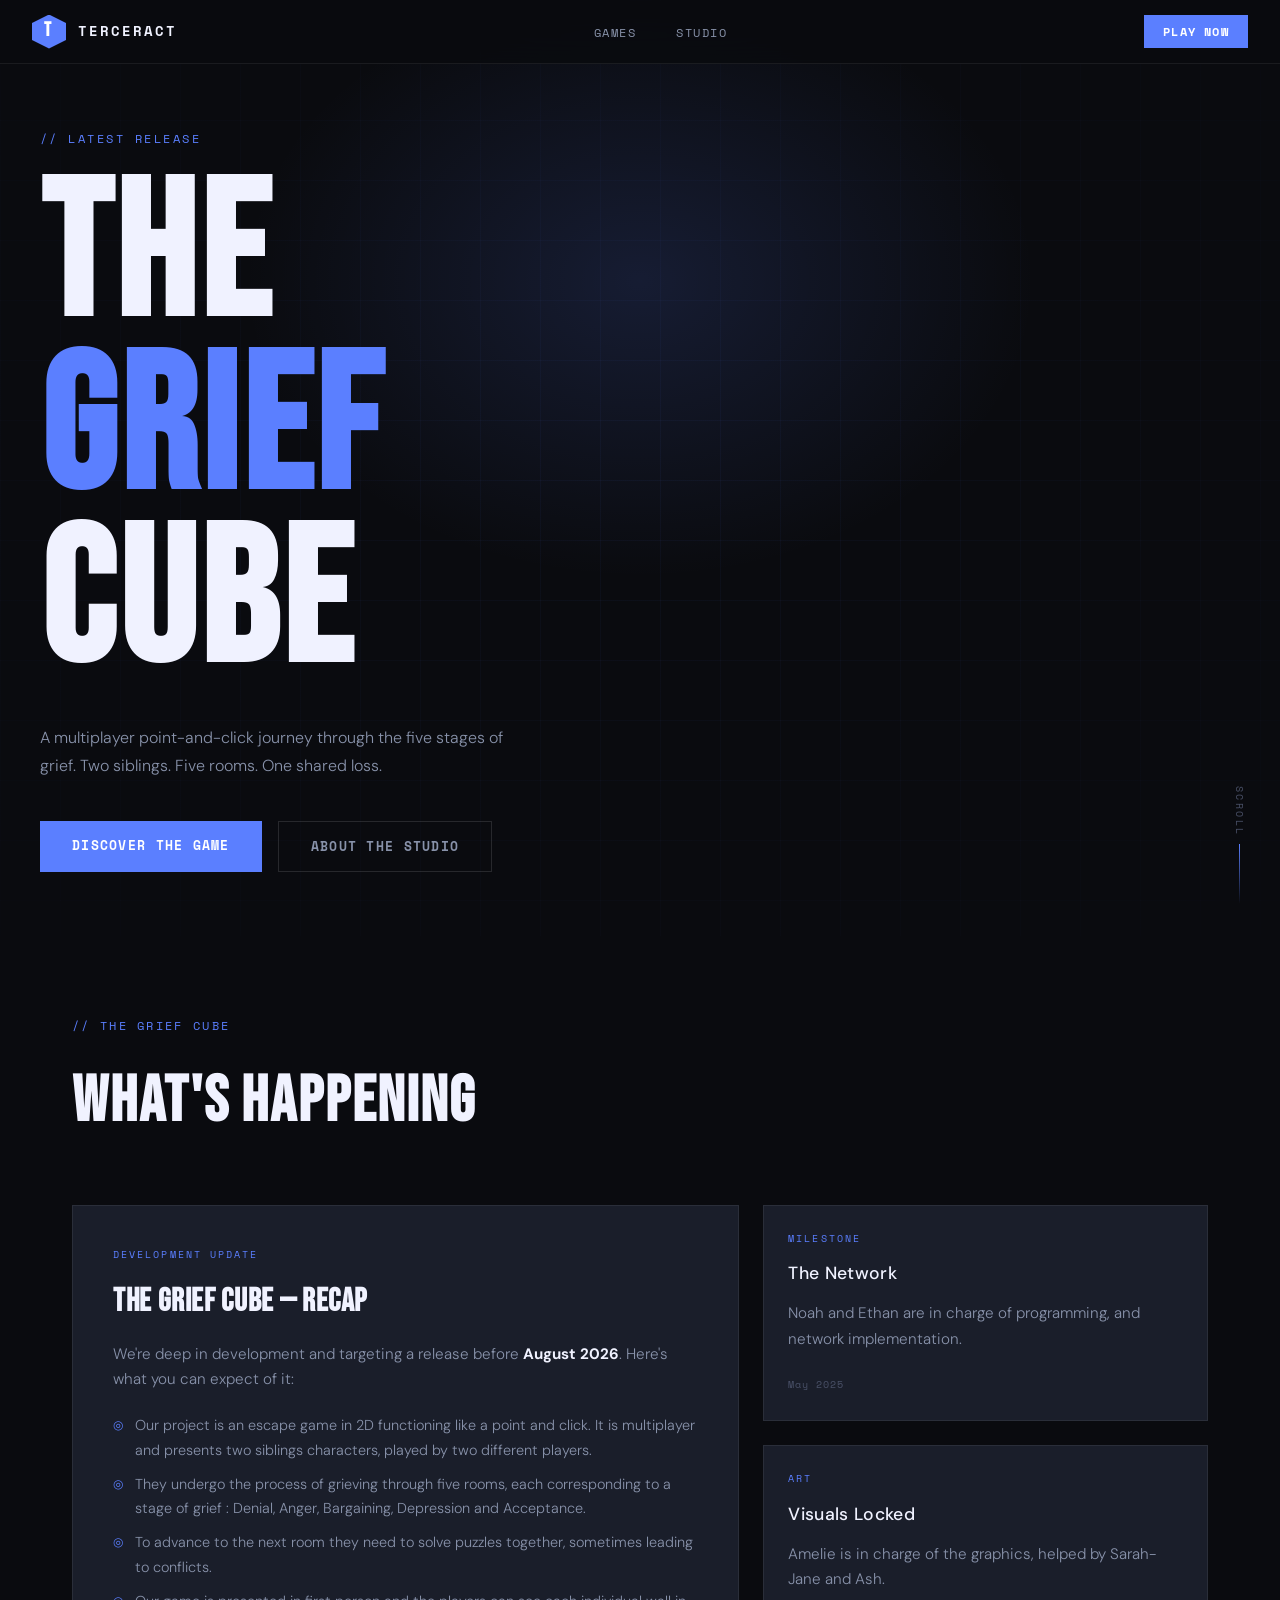
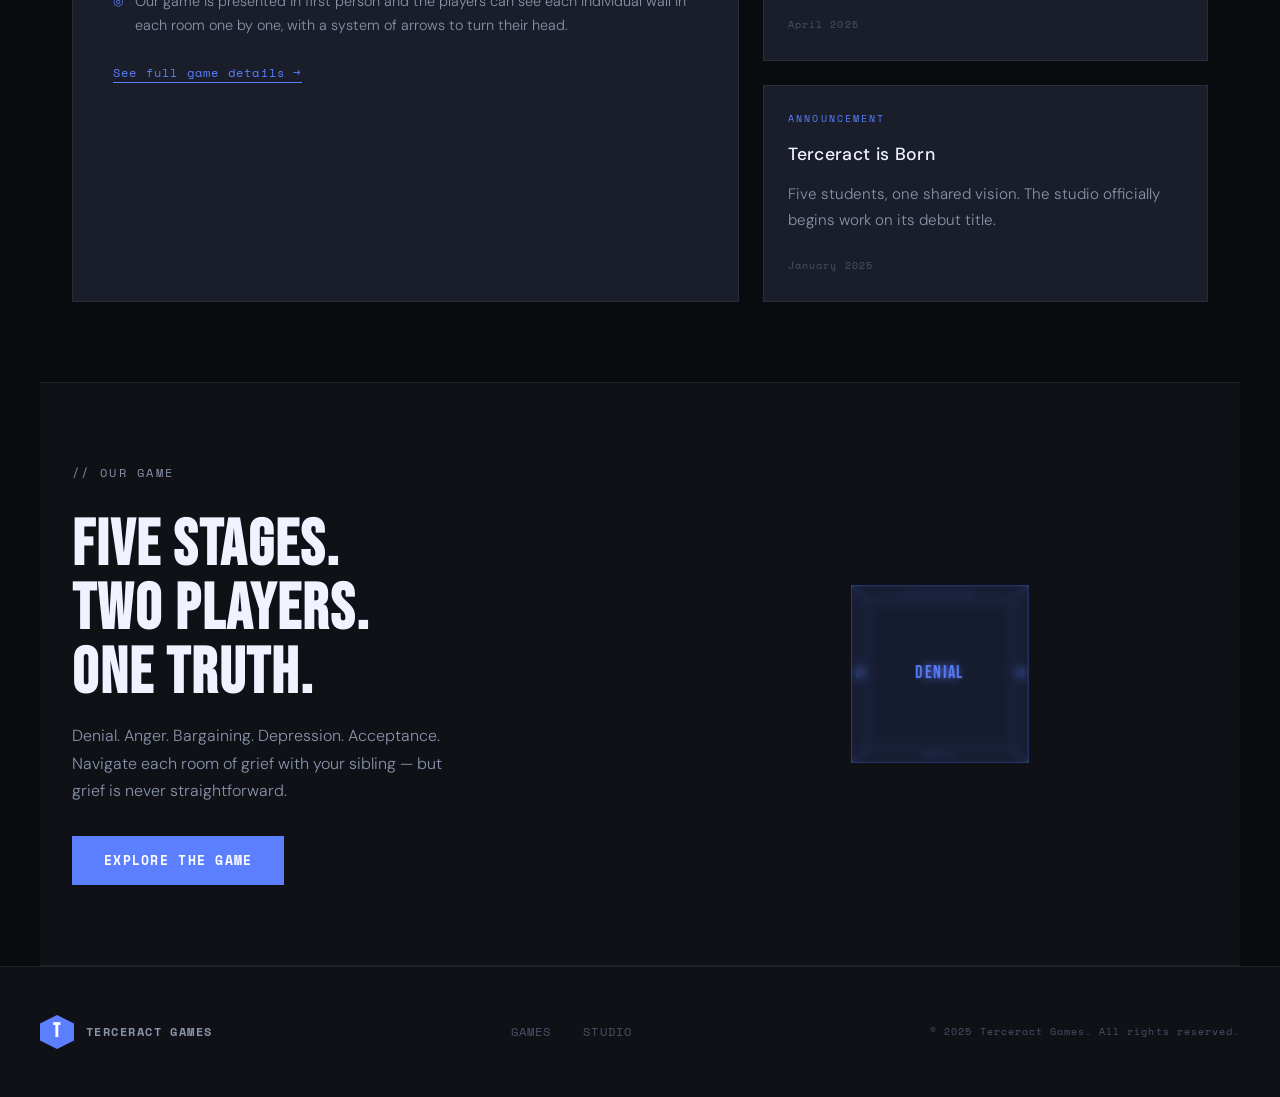
<file: index.html>
<!DOCTYPE html>
<html lang="en">
<head>
    <meta charset="UTF-8">
    <meta name="viewport" content="width=device-width, initial-scale=1.0">
    <title>Terceract Games — Indie Game Studio</title>
    <link rel="stylesheet" href="style.css">
    <link rel="preconnect" href="https://fonts.googleapis.com">
    <link href="https://fonts.googleapis.com/css2?family=Bebas+Neue&family=DM+Sans:ital,wght@0,300;0,400;0,500;1,300&family=Space+Mono:wght@400;700&display=swap" rel="stylesheet">
</head>
<body>

    <nav class="nav">
        <a href="index.html" class="nav-logo">
            <div class="logo-mark">T</div>
            <span>TERCERACT</span>
        </a>
        <ul class="nav-links">
            <li><a href="games.html">Games</a></li>
            <li><a href="studio.html">Studio</a></li>
        </ul>
        <button class="nav-cta" onclick="location.href='games.html'">Play Now</button>
    </nav>

    <section class="hero">
        <div class="hero-bg">
            <div class="hero-grid"></div>
            <div class="hero-glow"></div>
        </div>
        <div class="hero-content">
            <p class="hero-label">// LATEST RELEASE</p>
            <h1 class="hero-title">THE<br><em>GRIEF</em><br>CUBE</h1>
            <p class="hero-desc">A multiplayer point-and-click journey through the five stages of grief. Two siblings. Five rooms. One shared loss.</p>
            <div class="hero-actions">
                <a href="games.html" class="btn-primary">Discover the Game</a>
                <a href="studio.html" class="btn-ghost">About the Studio</a>
            </div>
        </div>
        <div class="hero-scroll">
            <span>SCROLL</span>
            <div class="scroll-line"></div>
        </div>
    </section>

    <section class="section news-section">
        <div class="section-header">
            <p class="section-label">// THE GRIEF CUBE</p>
            <h2 class="section-title">What's Happening</h2>
        </div>
        <div class="news-grid">
            <article class="news-card news-card--featured">
                <div class="news-tag">Development Update</div>
                <h3>The Grief Cube — Recap</h3>
                <p>We're deep in development and targeting a release before <strong>August 2026</strong>. Here's what you can expect of it:</p>
                <ul class="news-list">
                    <!-- <li><span class="status status--done">✓</span> General game structure coded — puzzle implementation next</li> -->
                    <li><span class="status status--progress">◎</span> Our project is an escape game in 2D functioning like a point and click. It is multiplayer and presents two siblings characters, played by two different players.</li>
                    <li><span class="status status--progress">◎</span> They undergo the process of grieving through five rooms, each corresponding to a stage of grief : Denial, Anger, Bargaining, Depression and Acceptance.</li>
                    <li><span class="status status--progress">◎</span>To advance to the next room they need to solve puzzles together, sometimes leading to conflicts.</li>
                    <li><span class="status status--progress">◎</span> Our game is presented in first person and the players can see each individual wall in each room one by one, with a system of arrows to turn their head.</li>
                    <!-- <li><span class="status status--todo">○</span> Chapter 2 graphics starting soon</li> -->
                </ul>
                <a href="games.html" class="card-link">See full game details →</a>
            </article>
            <div class="news-side">
                <article class="news-card news-card--small">
                    <div class="news-tag">Milestone</div>
                    <h3>The Network</h3>
                    <p>Noah and Ethan are in charge of programming, and network implementation.</p>
                    <span class="news-date">May 2025</span>
                </article>
                <article class="news-card news-card--small">
                    <div class="news-tag">Art</div>
                    <h3>Visuals Locked</h3>
                    <p>Amelie is in charge of the graphics, helped by Sarah-Jane and Ash.</p>
                    <span class="news-date">April 2025</span>
                </article>
                <article class="news-card news-card--small">
                    <div class="news-tag">Announcement</div>
                    <h3>Terceract is Born</h3>
                    <p>Five students, one shared vision. The studio officially begins work on its debut title.</p>
                    <span class="news-date">January 2025</span>
                </article>
            </div>
        </div>
    </section>

    <section class="section game-preview">
        <div class="game-preview-inner">
            <div class="game-preview-text">
                <p class="section-label">// OUR GAME</p>
                <h2>Five Stages.<br>Two Players.<br>One Truth.</h2>
                <p>Denial. Anger. Bargaining. Depression. Acceptance. Navigate each room of grief with your sibling — but grief is never straightforward.</p>
                <a href="games.html" class="btn-primary">Explore the Game</a>
            </div>
            <div class="game-preview-visual">
                <div class="cube-wrapper">
                    <div class="cube">
                        <div class="cube-face cube-face--front">DENIAL</div>
                        <div class="cube-face cube-face--back">ANGER</div>
                        <div class="cube-face cube-face--right">BARGAINING</div>
                        <div class="cube-face cube-face--left">DEPRESSION</div>
                        <div class="cube-face cube-face--top">ACCEPTANCE</div>
                        <div class="cube-face cube-face--bottom">GRIEF</div>
                    </div>
                </div>
            </div>
        </div>
    </section>

    <footer class="footer">
        <div class="footer-inner">
            <div class="footer-brand">
                <div class="logo-mark">T</div>
                <span>TERCERACT GAMES</span>
            </div>
            <nav class="footer-nav">
                <a href="games.html">Games</a>
                <a href="studio.html">Studio</a>
            </nav>
            <p class="footer-copy">© 2025 Terceract Games. All rights reserved.</p>
        </div>
    </footer>

</body>
</html>
</file>
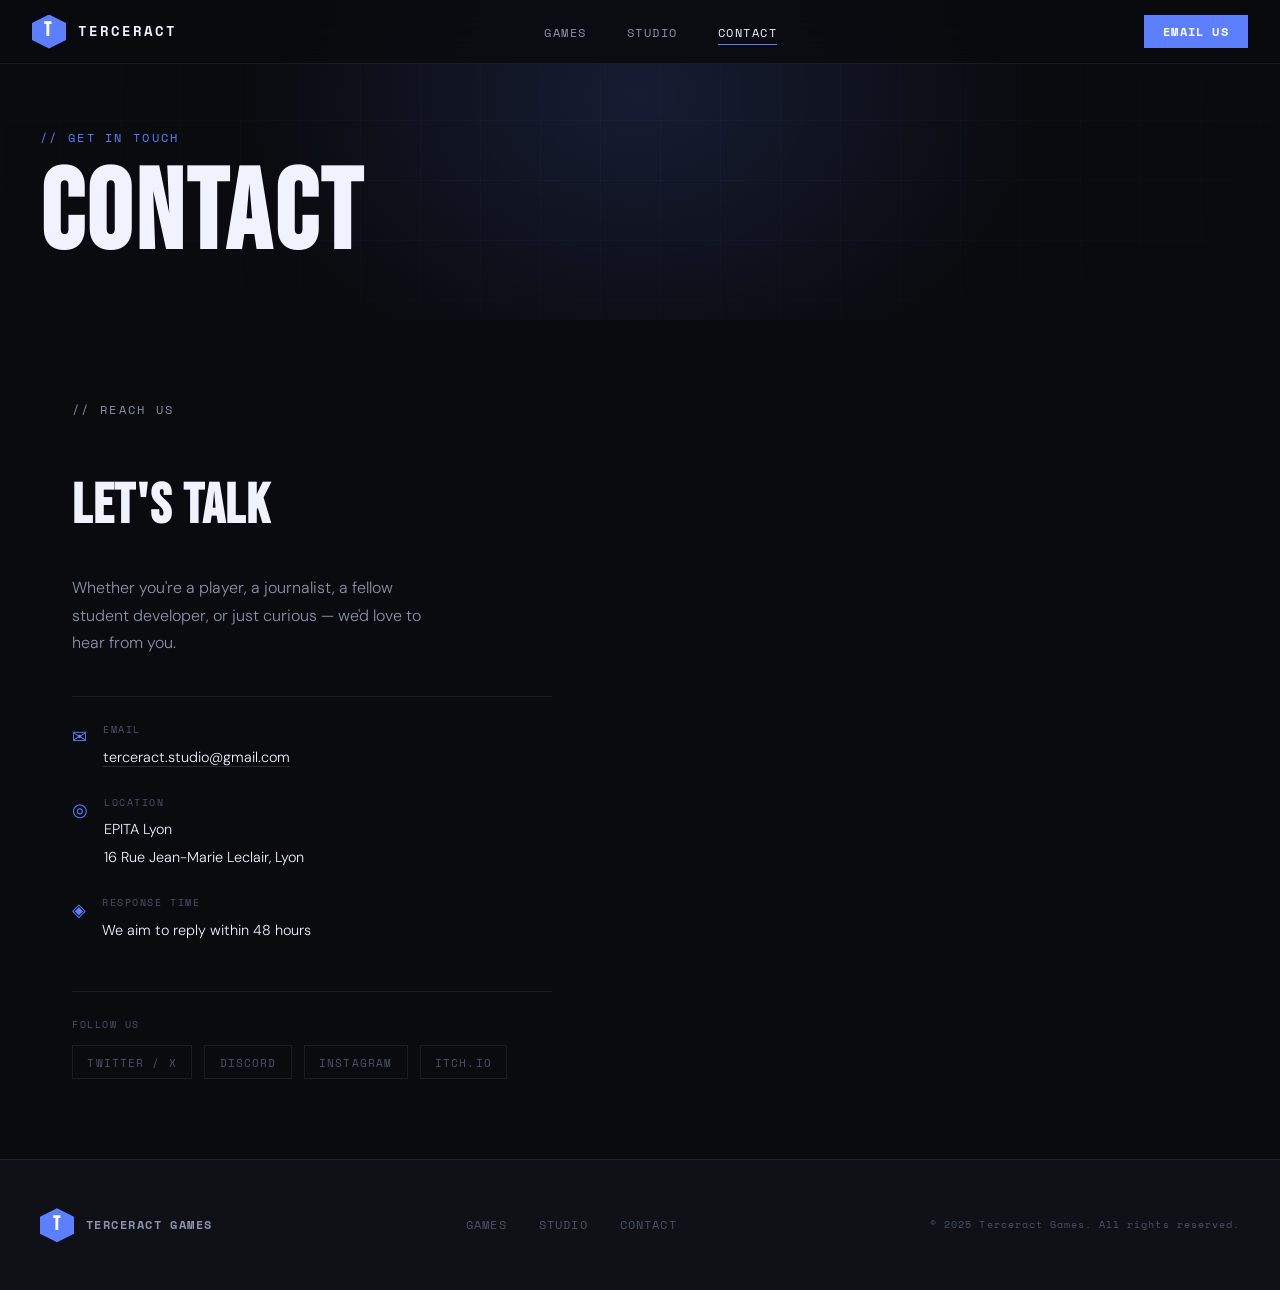
<file: contact.html>
<!DOCTYPE html>
<html lang="en">
<head>
    <meta charset="UTF-8">
    <meta name="viewport" content="width=device-width, initial-scale=1.0">
    <title>Contact — Terceract Games</title>
    <link rel="stylesheet" href="style.css">
    <link rel="preconnect" href="https://fonts.googleapis.com">
    <link href="https://fonts.googleapis.com/css2?family=Bebas+Neue&family=DM+Sans:ital,wght@0,300;0,400;0,500;1,300&family=Space+Mono:wght@400;700&display=swap" rel="stylesheet">
</head>
<body>

    <nav class="nav">
        <a href="index.html" class="nav-logo">
            <div class="logo-mark">T</div>
            <span>TERCERACT</span>
        </a>
        <ul class="nav-links">
            <li><a href="games.html">Games</a></li>
            <li><a href="studio.html">Studio</a></li>
            <li><a href="contact.html" class="active">Contact</a></li>
        </ul>
        <button class="nav-cta" onclick="location.href='mailto:terceract.studio@gmail.com'">Email Us</button>
    </nav>

    <!-- PAGE HERO -->
    <section class="page-hero">
        <div class="hero-bg">
            <div class="hero-grid"></div>
            <div class="hero-glow" style="--glow-x:50%;--glow-y:50%;"></div>
        </div>
        <div class="page-hero-content">
            <p class="section-label">// GET IN TOUCH</p>
            <h1 class="page-title">Contact</h1>
        </div>
    </section>

    <section class="section">
        <div class="contact-layout">

            <!-- INFO COLUMN -->
            <div class="contact-info">
                <p class="section-label">// REACH US</p>
                <h2>Let's Talk</h2>
                <p>Whether you're a player, a journalist, a fellow student developer, or just curious — we'd love to hear from you.</p>

                <div class="contact-details">
                    <div class="contact-item">
                        <span class="contact-icon">✉</span>
                        <div>
                            <span class="contact-label">Email</span>
                            <a href="mailto:terceract.studio@gmail.com" class="contact-value">terceract.studio@gmail.com</a>
                        </div>
                    </div>
                    <div class="contact-item">
                        <span class="contact-icon">◎</span>
                        <div>
                            <span class="contact-label">Location</span>
                            <span class="contact-value">EPITA Lyon<br>16 Rue Jean-Marie Leclair, Lyon</span>
                        </div>
                    </div>
                    <div class="contact-item">
                        <span class="contact-icon">◈</span>
                        <div>
                            <span class="contact-label">Response Time</span>
                            <span class="contact-value">We aim to reply within 48 hours</span>
                        </div>
                    </div>
                </div>

                <!-- SOCIAL LINKS PLACEHOLDER -->
                <div class="social-links">
                    <p class="contact-label">Follow Us</p>
                    <div class="social-row">
                        <a href="#" class="social-link">Twitter / X</a>
                        <a href="#" class="social-link">Discord</a>
                        <a href="#" class="social-link">Instagram</a>
                        <a href="#" class="social-link">itch.io</a>
                    </div>
                </div>
            </div>
        </div>
    </section>

    <footer class="footer">
        <div class="footer-inner">
            <div class="footer-brand">
                <div class="logo-mark">T</div>
                <span>TERCERACT GAMES</span>
            </div>
            <nav class="footer-nav">
                <a href="games.html">Games</a>
                <a href="studio.html">Studio</a>
                <a href="contact.html">Contact</a>
            </nav>
            <p class="footer-copy">© 2025 Terceract Games. All rights reserved.</p>
        </div>
    </footer>

</body>
</html>
</file>
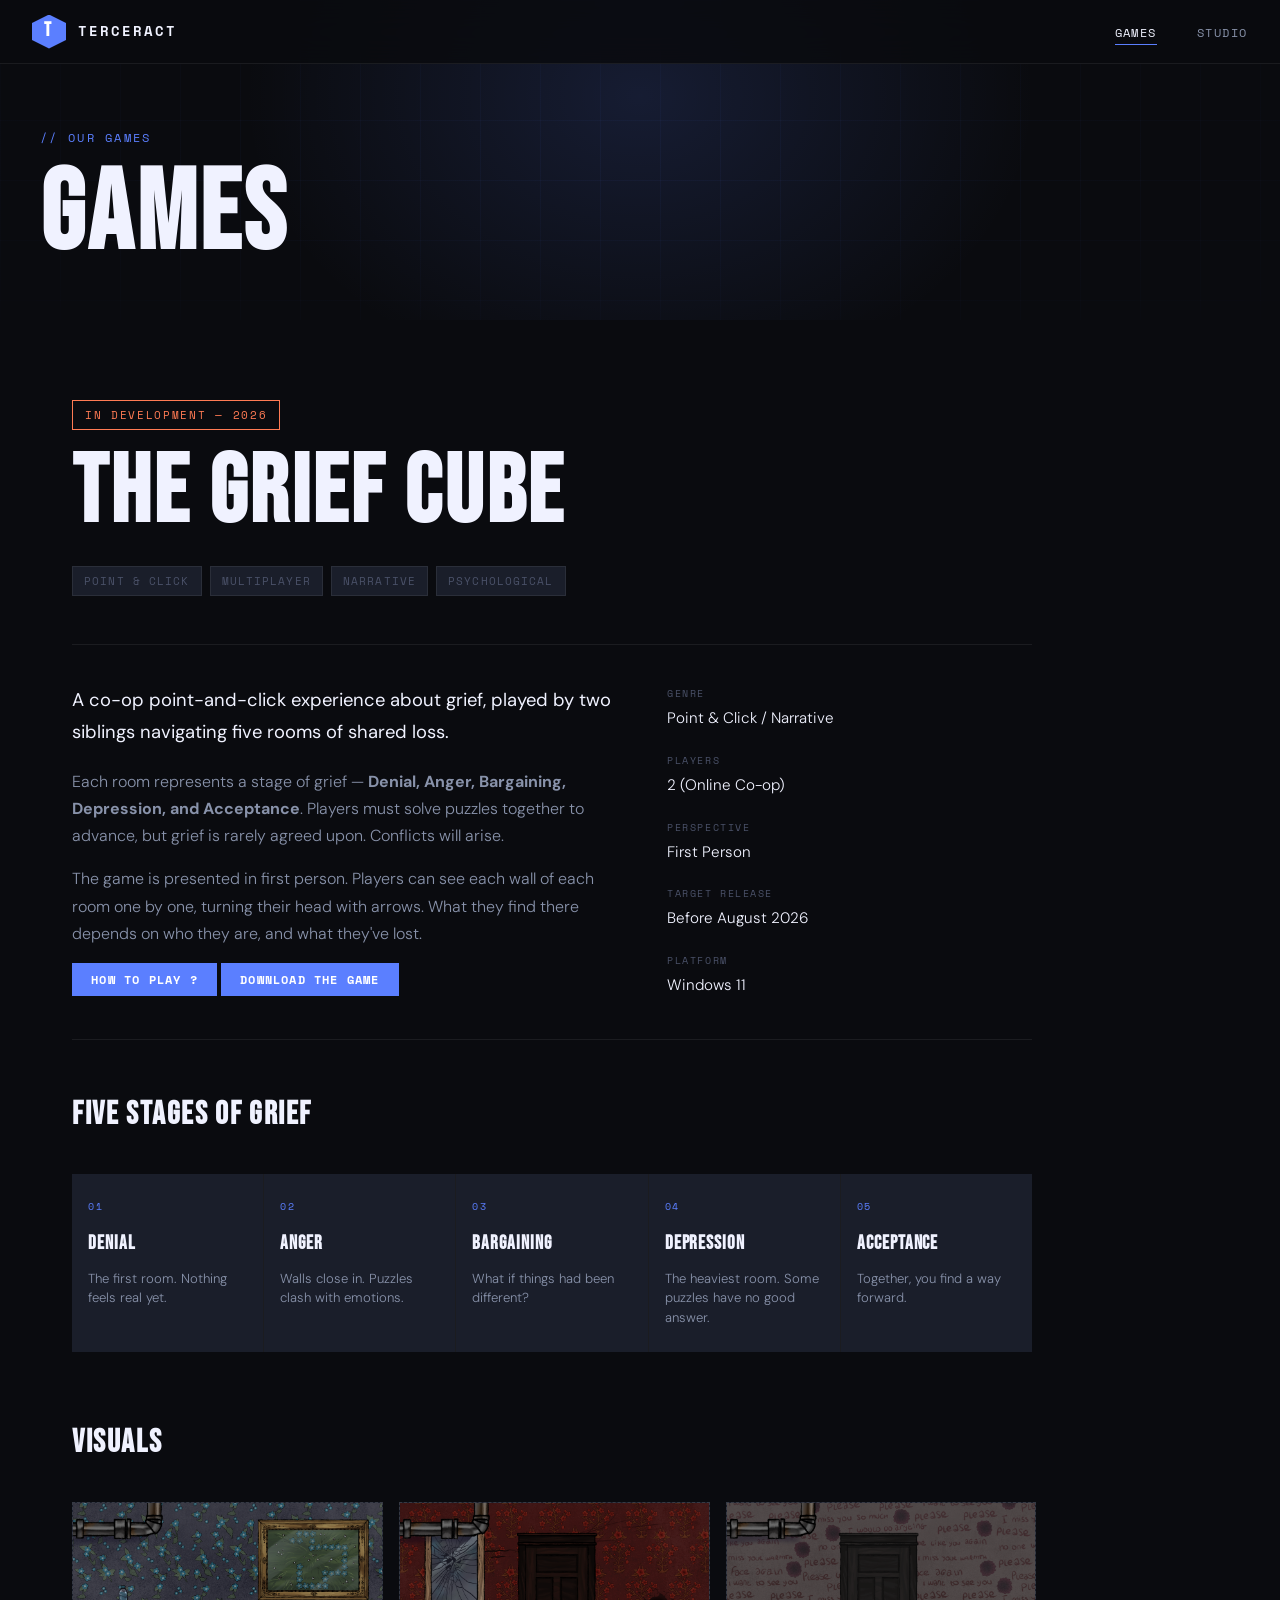
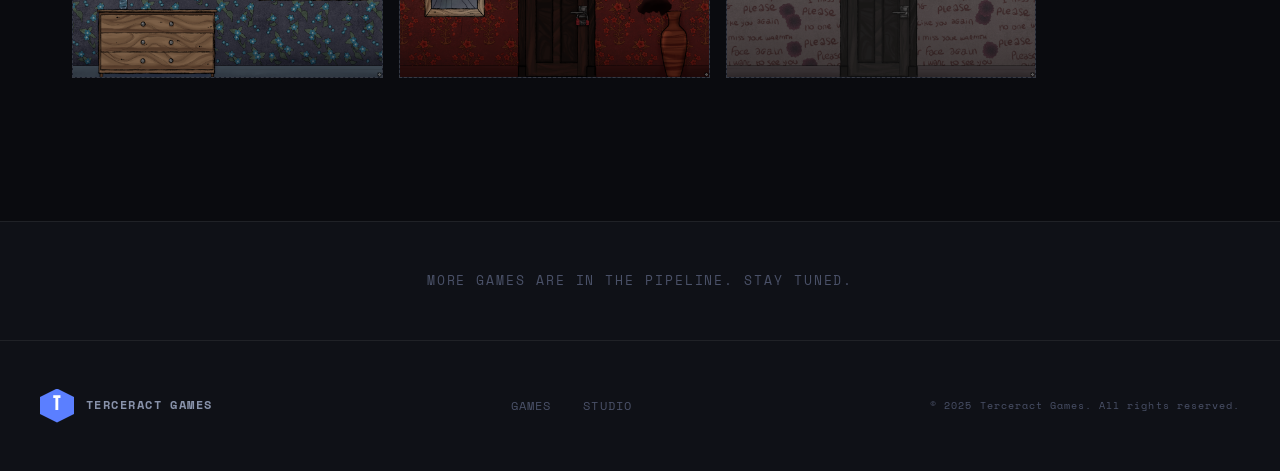
<file: games.html>
<!DOCTYPE html>
<html lang="en">
<head>
    <meta charset="UTF-8">
    <meta name="viewport" content="width=device-width, initial-scale=1.0">
    <title>Games — Terceract Games</title>
    <link rel="stylesheet" href="style.css">
    <link rel="preconnect" href="https://fonts.googleapis.com">
    <link href="https://fonts.googleapis.com/css2?family=Bebas+Neue&family=DM+Sans:ital,wght@0,300;0,400;0,500;1,300&family=Space+Mono:wght@400;700&display=swap" rel="stylesheet">
</head>
<body>

    <nav class="nav">
        <a href="index.html" class="nav-logo">
            <div class="logo-mark">T</div>
            <span>TERCERACT</span>
        </a>
        <ul class="nav-links">
            <li><a href="games.html" class="active">Games</a></li>
            <li><a href="studio.html">Studio</a></li>
        </ul>
    </nav>

    <section class="page-hero">
        <div class="hero-bg">
            <div class="hero-grid"></div>
            <div class="hero-glow" style="--glow-x:70%;--glow-y:60%;"></div>
        </div>
        <div class="page-hero-content">
            <p class="section-label">// OUR GAMES</p>
            <h1 class="page-title">Games</h1>
        </div>
    </section>

    <section class="section">
        <div class="game-detail">
            <div class="game-detail-header">
                <div class="game-status-badge">In Development — 2026</div>
                <h2 class="game-title-large">The Grief Cube</h2>
                <div class="game-tags">
                    <span class="tag">Point & Click</span>
                    <span class="tag">Multiplayer</span>
                    <span class="tag">Narrative</span>
                    <span class="tag">Psychological</span>
                </div>
            </div>

            <div class="game-detail-body">
                <div class="game-description">
                    <p class="lead">A co-op point-and-click experience about grief, played by two siblings navigating five rooms of shared loss.</p>
                    <p>Each room represents a stage of grief — <strong>Denial, Anger, Bargaining, Depression, and Acceptance</strong>. Players must solve puzzles together to advance, but grief is rarely agreed upon. Conflicts will arise.</p>
                    <p>The game is presented in first person. Players can see each wall of each room one by one, turning their head with arrows. What they find there depends on who they are, and what they've lost.</p>
                    <button class="nav-cta" onclick="location.href='howto.html'">How To Play ?</button>
                    <a class="nav-cta" href="https://drive.google.com/drive/folders/1TsRQzeqsLA1fhjYpP_0CoEkUGXHTYLer">Download the game</a>
                </div>
                <div class="game-meta">
                    <div class="meta-item">
                        <span class="meta-label">Genre</span>
                        <span class="meta-value">Point & Click / Narrative</span>
                    </div>
                    <div class="meta-item">
                        <span class="meta-label">Players</span>
                        <span class="meta-value">2 (Online Co-op)</span>
                    </div>
                    <div class="meta-item">
                        <span class="meta-label">Perspective</span>
                        <span class="meta-value">First Person</span>
                    </div>
                    <div class="meta-item">
                        <span class="meta-label">Target Release</span>
                        <span class="meta-value">Before August 2026</span>
                    </div>
                    <div class="meta-item">
                        <span class="meta-label">Platform</span>
                        <span class="meta-value">Windows 11</span>
                    </div>
                </div>
            </div>

            <div class="stages-section">
                <h3>Five Stages of Grief</h3>
                <div class="stages-grid">
                    <div class="stage-card">
                        <span class="stage-number">01</span>
                        <h4>Denial</h4>
                        <p>The first room. Nothing feels real yet.</p>
                    </div>
                    <div class="stage-card">
                        <span class="stage-number">02</span>
                        <h4>Anger</h4>
                        <p>Walls close in. Puzzles clash with emotions.</p>
                    </div>
                    <div class="stage-card">
                        <span class="stage-number">03</span>
                        <h4>Bargaining</h4>
                        <p>What if things had been different?</p>
                    </div>
                    <div class="stage-card">
                        <span class="stage-number">04</span>
                        <h4>Depression</h4>
                        <p>The heaviest room. Some puzzles have no good answer.</p>
                    </div>
                    <div class="stage-card stage-card--last">
                        <span class="stage-number">05</span>
                        <h4>Acceptance</h4>
                        <p>Together, you find a way forward.</p>
                    </div>
                </div>
            </div>

            <div class="screenshots-section">
                <h3>Visuals</h3>
                <div class="screenshots-grid">
                    <div class="screenshot-placeholder">
                        <span><img src="room1.png" alt="Denial Room"></span>
                    </div>
                    <div class="screenshot-placeholder">
                        <span><img src="room2.png" alt="Anger Room"></span>
                    </div>
                    <div class="screenshot-placeholder">
                        <span><img src="room3.png" alt="Bargaining Room"></span>
                    </div>
                </div>
            </div>
        </div>
    </section>

    <section class="coming-soon-strip">
        <p>More games are in the pipeline. Stay tuned.</p>
    </section>

    <footer class="footer">
        <div class="footer-inner">
            <div class="footer-brand">
                <div class="logo-mark">T</div>
                <span>TERCERACT GAMES</span>
            </div>
            <nav class="footer-nav">
                <a href="games.html">Games</a>
                <a href="studio.html">Studio</a>
            </nav>
            <p class="footer-copy">© 2025 Terceract Games. All rights reserved.</p>
        </div>
    </footer>

</body>
</html>
</file>
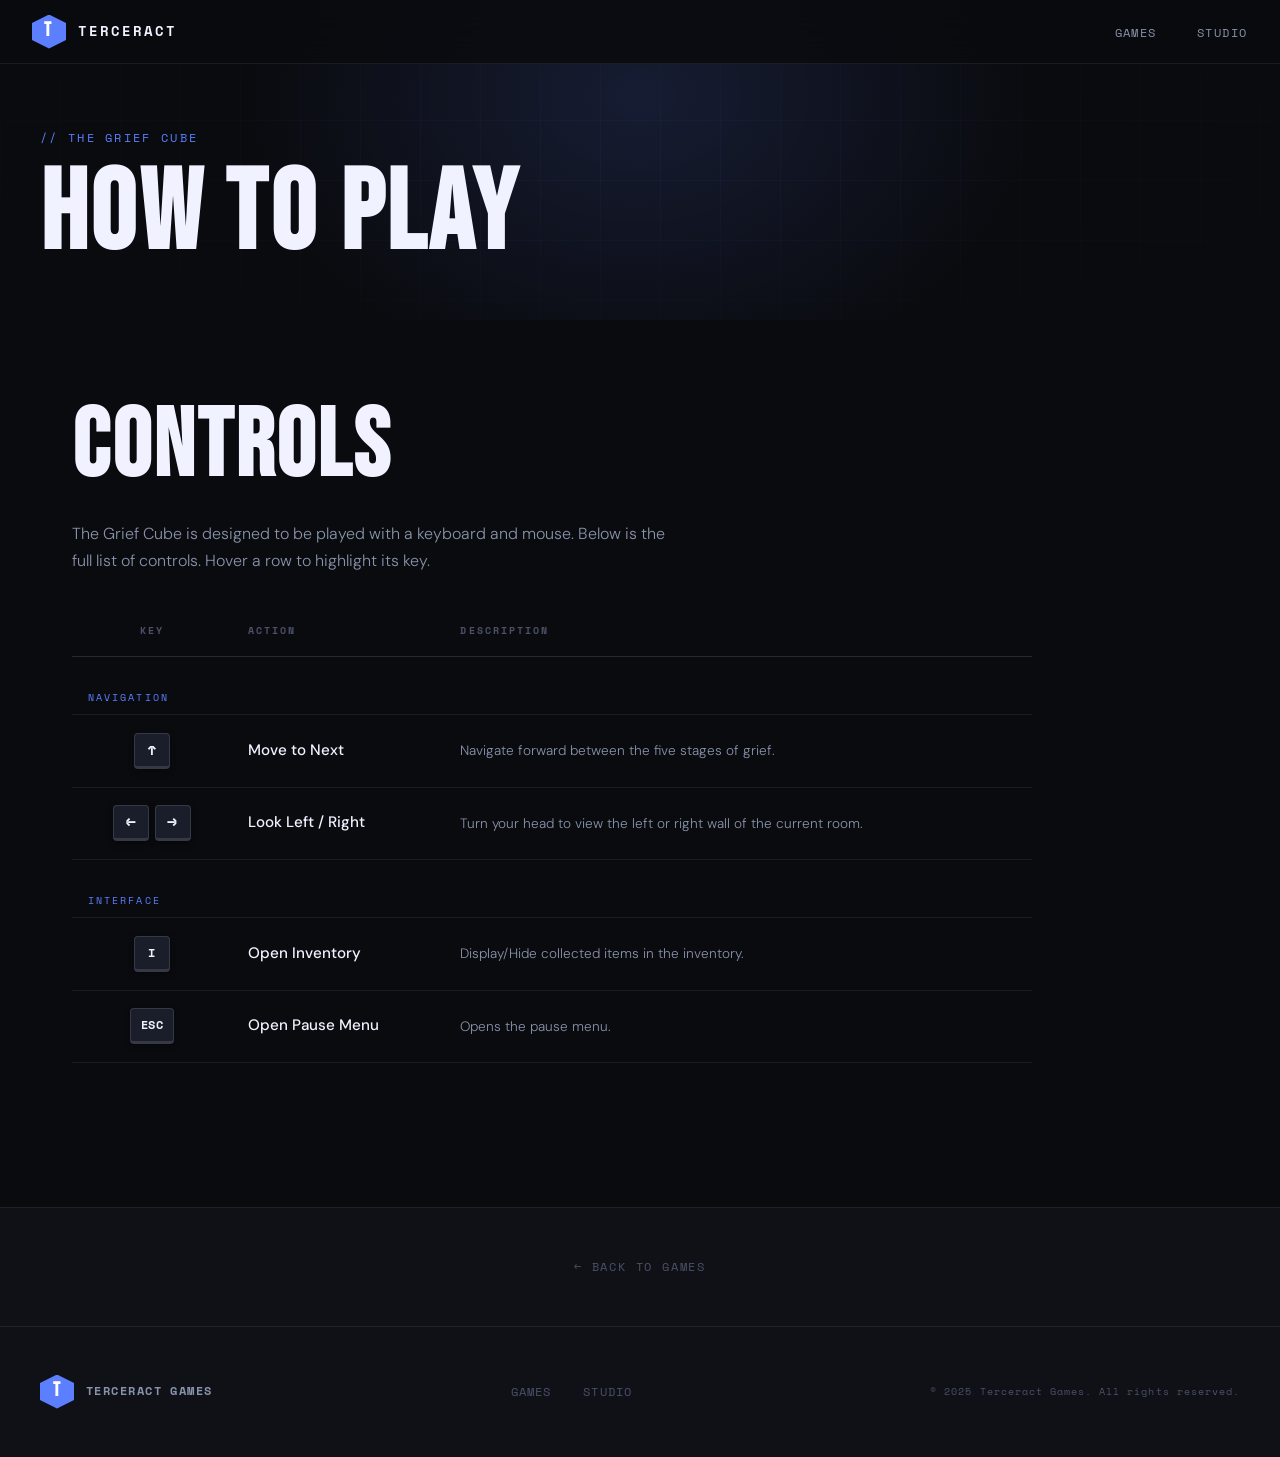
<file: howto.html>
<!DOCTYPE html>
<html lang="en">
<head>
    <meta charset="UTF-8">
    <meta name="viewport" content="width=device-width, initial-scale=1.0">
    <title>How To Play — Terceract Games</title>
    <link rel="stylesheet" href="style.css">
    <link rel="preconnect" href="https://fonts.googleapis.com">
    <link href="https://fonts.googleapis.com/css2?family=Bebas+Neue&family=DM+Sans:ital,wght@0,300;0,400;0,500;1,300&family=Space+Mono:wght@400;700&display=swap" rel="stylesheet">
    <style>
        .controls-section {
            margin-bottom: 4rem;
        }

        .controls-section h3 {
            font-family: var(--font-display);
            font-size: 2rem;
            letter-spacing: 0.05em;
            margin-bottom: 2rem;
            color: var(--text-primary);
        }

        .controls-table {
            width: 100%;
            border-collapse: collapse;
        }

        .controls-table thead tr {
            border-bottom: 1px solid var(--border-2);
        }

        .controls-table th {
            font-family: var(--font-mono);
            font-size: 0.65rem;
            letter-spacing: 0.2em;
            text-transform: uppercase;
            color: var(--text-muted);
            padding: 0 1rem 1rem;
            text-align: left;
        }

        .controls-table th:first-child {
            width: 160px;
            text-align: center;
        }

        .controls-table tbody tr {
            border-bottom: 1px solid var(--border);
            transition: background 0.15s;
        }

        .controls-table tbody tr:hover {
            background: var(--surface);
        }

        .controls-table td {
            padding: 1.1rem 1rem;
            vertical-align: middle;
        }

        /* Key cell */
        .td-keys {
            text-align: center;
        }

        .keys-group {
            display: inline-flex;
            align-items: center;
            gap: 0.35rem;
            flex-wrap: wrap;
            justify-content: center;
        }

        /* Single key cap */
        .key {
            display: inline-flex;
            align-items: center;
            justify-content: center;
            min-width: 36px;
            height: 36px;
            padding: 0 0.6rem;
            background: var(--surface);
            border: 1px solid var(--border-2);
            border-bottom: 3px solid var(--border-2);
            border-radius: 4px;
            font-family: var(--font-mono);
            font-size: 0.75rem;
            font-weight: 700;
            color: var(--text-primary);
            letter-spacing: 0.05em;
            box-shadow: 0 2px 6px rgba(0,0,0,0.4);
            transition: border-color 0.2s, box-shadow 0.2s;
        }

        .controls-table tbody tr:hover .key {
            border-color: var(--accent);
            border-bottom-color: var(--accent);
            box-shadow: 0 2px 12px rgba(91,127,255,0.25);
        }

        /* Arrow keys get SVG arrows */
        .key-arrow {
            font-size: 1rem;
            line-height: 1;
        }

        /* Separator between keys ("+" or "/") */
        .key-sep {
            font-family: var(--font-mono);
            font-size: 0.65rem;
            color: var(--text-muted);
        }

        /* Action name */
        .td-action {
            font-size: 0.95rem;
            font-weight: 500;
            color: var(--text-primary);
        }

        /* Description */
        .td-desc {
            font-size: 0.85rem;
            color: var(--text-secondary);
            max-width: 420px;
        }

        /* Category divider row */
        .controls-table tr.category-row td {
            padding: 2rem 1rem 0.5rem;
            font-family: var(--font-mono);
            font-size: 0.65rem;
            letter-spacing: 0.2em;
            text-transform: uppercase;
            color: var(--accent);
            border-bottom: none;
            background: transparent !important;
        }

        /* ── Add-command form ──────────────────────────────── */
        .add-command-section {
            margin-top: 3rem;
            padding: 2rem;
            background: var(--surface);
            border: 1px solid var(--border);
        }

        .add-command-section h4 {
            font-family: var(--font-display);
            font-size: 1.6rem;
            letter-spacing: 0.05em;
            margin-bottom: 1.5rem;
            color: var(--text-primary);
        }

        .add-form-row {
            display: grid;
            grid-template-columns: 140px 1fr 1.5fr auto;
            gap: 1rem;
            align-items: end;
        }

        .add-form-row .form-group {
            display: flex;
            flex-direction: column;
            gap: 0.4rem;
            margin-bottom: 0;
        }

        .add-form-row label {
            font-family: var(--font-mono);
            font-size: 0.65rem;
            letter-spacing: 0.15em;
            text-transform: uppercase;
            color: var(--text-muted);
        }

        .add-form-row input,
        .add-form-row select {
            background: var(--bg);
            border: 1px solid var(--border-2);
            color: var(--text-primary);
            padding: 0.65rem 0.9rem;
            font-family: var(--font-body);
            font-size: 0.9rem;
            font-weight: 300;
            outline: none;
            transition: border-color 0.2s;
            width: 100%;
        }

        .add-form-row input:focus,
        .add-form-row select:focus {
            border-color: var(--accent);
        }

        .add-form-row input::placeholder { color: var(--text-muted); }

        .btn-add {
            display: inline-flex;
            align-items: center;
            gap: 0.5rem;
            background: var(--accent);
            color: white;
            border: none;
            padding: 0.65rem 1.4rem;
            font-family: var(--font-mono);
            font-size: 0.75rem;
            font-weight: 700;
            letter-spacing: 0.1em;
            text-transform: uppercase;
            cursor: pointer;
            transition: background 0.2s, transform 0.15s;
            white-space: nowrap;
        }
        .btn-add:hover {
            background: #7a94ff;
            transform: translateY(-1px);
        }

        .form-note-small {
            margin-top: 0.75rem;
            font-family: var(--font-mono);
            font-size: 0.65rem;
            color: var(--text-muted);
            letter-spacing: 0.08em;
        }

        /* Delete button on custom rows */
        .btn-delete-row {
            background: none;
            border: none;
            color: var(--text-muted);
            cursor: pointer;
            font-size: 0.85rem;
            padding: 0 0.25rem;
            transition: color 0.15s;
            line-height: 1;
        }
        .btn-delete-row:hover { color: #ff5f5f; }

        .td-delete { width: 40px; text-align: center; }

        /* Fade-in for new rows */
        @keyframes rowIn {
            from { opacity: 0; transform: translateX(-8px); }
            to   { opacity: 1; transform: translateX(0); }
        }
        .row-new { animation: rowIn 0.3s var(--ease) both; }

        @media (max-width: 700px) {
            .add-form-row {
                grid-template-columns: 1fr 1fr;
                grid-template-rows: auto auto auto;
            }
            .btn-add { grid-column: 1 / -1; }
            .controls-table th:nth-child(3),
            .controls-table td:nth-child(3) { display: none; }
        }
    </style>
</head>
<body>

    <nav class="nav">
        <a href="index.html" class="nav-logo">
            <div class="logo-mark">T</div>
            <span>TERCERACT</span>
        </a>
        <ul class="nav-links">
            <li><a href="games.html">Games</a></li>
            <li><a href="studio.html">Studio</a></li>
        </ul>
    </nav>

    <section class="page-hero">
        <div class="hero-bg">
            <div class="hero-grid"></div>
            <div class="hero-glow" style="--glow-x:60%;--glow-y:50%;"></div>
        </div>
        <div class="page-hero-content">
            <p class="section-label">// THE GRIEF CUBE</p>
            <h1 class="page-title">How to Play</h1>
        </div>
    </section>

    <section class="section">
        <div class="game-detail">

            <div class="game-detail-header">
                <h2 class="game-title-large">Controls</h2>
                <p style="color:var(--text-secondary);max-width:600px;margin-top:0.5rem;">
                    The Grief Cube is designed to be played with a keyboard and mouse.
                    Below is the full list of controls. Hover a row to highlight its key.
                </p>
            </div>

            <div class="controls-section">
                <table class="controls-table" id="controls-table">
                    <thead>
                        <tr>
                            <th>Key</th>
                            <th>Action</th>
                            <th>Description</th>
                            <th></th><!-- delete col -->
                        </tr>
                    </thead>
                    <tbody id="controls-body">

                        <tr class="category-row">
                            <td colspan="4">Navigation</td>
                        </tr>
                        <tr>
                            <td class="td-keys">
                                <span class="keys-group">
                                    <span class="key key-arrow">↑</span>
                                </span>
                            </td>
                            <td class="td-action">Move to Next</td>
                            <td class="td-desc">Navigate forward between the five stages of grief.</td>
                            <td class="td-delete"></td>
                        </tr>
                        <tr>
                            <td class="td-keys">
                                <span class="keys-group">
                                    <span class="key key-arrow">←</span>
                                    <span class="key key-arrow">→</span>
                                </span>
                            </td>
                            <td class="td-action">Look Left / Right</td>
                            <td class="td-desc">Turn your head to view the left or right wall of the current room.</td>
                            <td class="td-delete"></td>
                        </tr>

                        <tr class="category-row">
                            <td colspan="4">Interface</td>
                        </tr>
                        <tr>
                            <td class="td-keys">
                                <span class="keys-group">
                                    <span class="key">I</span>
                                </span>
                            </td>
                            <td class="td-action">Open Inventory</td>
                            <td class="td-desc">Display/Hide collected items in the inventory.</td>
                            <td class="td-delete"></td>
                        </tr>
                        <tr>
                            <td class="td-keys">
                                <span class="keys-group">
                                    <span class="key">ESC</span>
                                </span>
                            </td>
                            <td class="td-action">Open Pause Menu</td>
                            <td class="td-desc">Opens the pause menu.</td>
                            <td class="td-delete"></td>
                        </tr>

                    </tbody>
                </table>
            </div>
        </div>
    </section>

    <section class="coming-soon-strip">
        <a href="games.html" style="color:var(--text-muted);font-family:var(--font-mono);font-size:0.75rem;letter-spacing:0.15em;text-transform:uppercase;transition:color 0.2s;" onmouseover="this.style.color='var(--text-primary)'" onmouseout="this.style.color='var(--text-muted)'">← Back to Games</a>
    </section>

    <footer class="footer">
        <div class="footer-inner">
            <div class="footer-brand">
                <div class="logo-mark">T</div>
                <span>TERCERACT GAMES</span>
            </div>
            <nav class="footer-nav">
                <a href="games.html">Games</a>
                <a href="studio.html">Studio</a>
            </nav>
            <p class="footer-copy">© 2025 Terceract Games. All rights reserved.</p>
        </div>
    </footer>

</body>
</html>
</file>
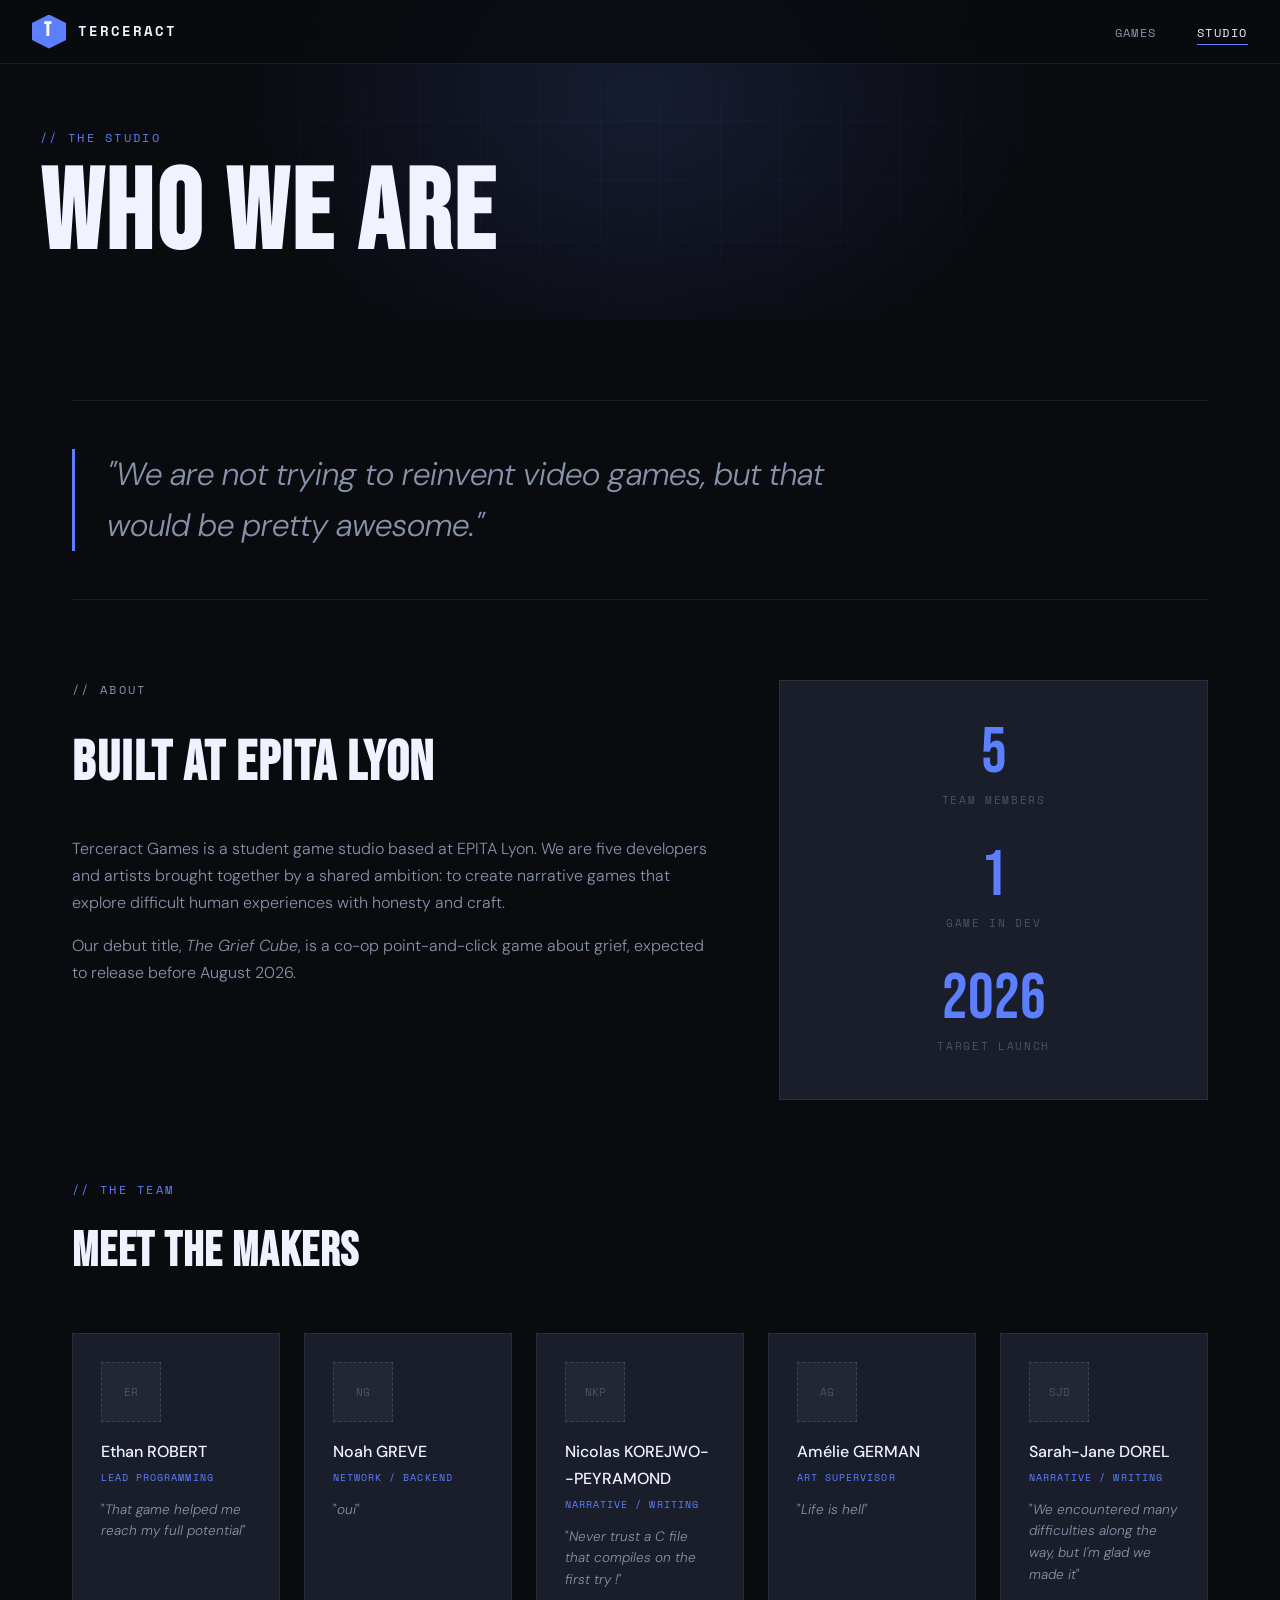
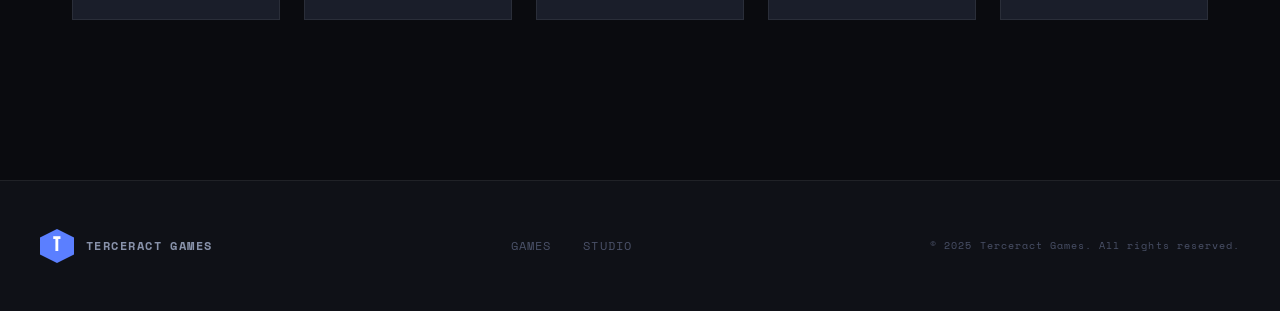
<file: studio.html>
<!DOCTYPE html>
<html lang="en">
<head>
    <meta charset="UTF-8">
    <meta name="viewport" content="width=device-width, initial-scale=1.0">
    <title>Studio — Terceract Games</title>
    <link rel="stylesheet" href="style.css">
    <link rel="preconnect" href="https://fonts.googleapis.com">
    <link href="https://fonts.googleapis.com/css2?family=Bebas+Neue&family=DM+Sans:ital,wght@0,300;0,400;0,500;1,300&family=Space+Mono:wght@400;700&display=swap" rel="stylesheet">
</head>
<body>

    <nav class="nav">
        <a href="index.html" class="nav-logo">
            <div class="logo-mark">T</div>
            <span>TERCERACT</span>
        </a>
        <ul class="nav-links">
            <li><a href="games.html">Games</a></li>
            <li><a href="studio.html" class="active">Studio</a></li>
        </ul>
    </nav>

    <section class="page-hero">
        <div class="hero-bg">
            <div class="hero-grid"></div>
            <div class="hero-glow" style="--glow-x:30%;--glow-y:70%;"></div>
        </div>
        <div class="page-hero-content">
            <p class="section-label">// THE STUDIO</p>
            <h1 class="page-title">Who We Are</h1>
        </div>
    </section>

    <section class="section">
        <div class="manifesto">
            <blockquote>
                "We are not trying to reinvent video games, but that would be pretty awesome."
            </blockquote>
        </div>

        <div class="about-grid">
            <div class="about-text">
                <p class="section-label">// ABOUT</p>
                <h2>Built at EPITA Lyon</h2>
                <p>Terceract Games is a student game studio based at EPITA Lyon. We are five developers and artists brought together by a shared ambition: to create narrative games that explore difficult human experiences with honesty and craft.</p>
                <p>Our debut title, <em>The Grief Cube</em>, is a co-op point-and-click game about grief, expected to release before August 2026.</p>
            </div>
            <div class="about-stats">
                <div class="stat-item">
                    <span class="stat-number">5</span>
                    <span class="stat-label">Team Members</span>
                </div>
                <div class="stat-item">
                    <span class="stat-number">1</span>
                    <span class="stat-label">Game in Dev</span>
                </div>
                <div class="stat-item">
                    <span class="stat-number">2026</span>
                    <span class="stat-label">Target Launch</span>
                </div>
            </div>
        </div>

        <div class="team-section">
            <p class="section-label">// THE TEAM</p>
            <h2>Meet the Makers</h2>
            <div class="team-grid">
                <div class="team-card">
                    <div class="team-avatar">
                        <span>ER</span>
                    </div>
                    <h4 class="team-name">Ethan ROBERT</h4>
                    <p class="team-role">Lead Programming</p>
                    <p class="team-bio">"<i>That game helped me reach my full potential</i>"</p>
                </div>
                <div class="team-card">
                    <div class="team-avatar">
                        <span>NG</span>
                    </div>
                    <h4 class="team-name">Noah GREVE</h4>
                    <p class="team-role">Network / Backend</p>
                    <p class="team-bio">"<i>oui</i>"</p>
                </div>
                <div class="team-card">
                    <div class="team-avatar">
                        <span>NKP</span>
                    </div>
                    <h4 class="team-name">Nicolas KOREJWO--PEYRAMOND</h4>
                    <p class="team-role">Narrative / Writing</p>
                    <p class="team-bio">"<i>Never trust a C file that compiles on the first try !</i>"</p>
                </div>
                <div class="team-card">
                    <div class="team-avatar">
                        <span>AG</span>
                    </div>
                    <h4 class="team-name">Amélie GERMAN</h4>
                    <p class="team-role">Art supervisor</p>
                    <p class="team-bio">"<i>Life is hell</i>"</p>
                </div>
                <div class="team-card">
                    <div class="team-avatar">
                        <span>SJD</span>
                    </div>
                    <h4 class="team-name">Sarah-Jane DOREL</h4>
                    <p class="team-role">Narrative / Writing</p>
                    <p class="team-bio">"<i>We encountered many difficulties along the way, but I'm glad we made it</i>"</p>
                </div>
            </div>
        </div>
    </section>

    <footer class="footer">
        <div class="footer-inner">
            <div class="footer-brand">
                <div class="logo-mark">T</div>
                <span>TERCERACT GAMES</span>
            </div>
            <nav class="footer-nav">
                <a href="games.html">Games</a>
                <a href="studio.html">Studio</a>
            </nav>
            <p class="footer-copy">© 2025 Terceract Games. All rights reserved.</p>
        </div>
    </footer>

</body>
</html>
</file>
<file: style.css>
@import url('https://fonts.googleapis.com/css2?family=Bebas+Neue&family=DM+Sans:ital,wght@0,300;0,400;0,500;1,300&family=Space+Mono:wght@400;700&display=swap');

:root {
    /* Colors */
    --bg:          #0a0b0f;
    --bg-2:        #0f1117;
    --bg-3:        #141720;
    --surface:     #1a1e2a;
    --surface-2:   #222735;
    --border:      rgba(255,255,255,0.07);
    --border-2:    rgba(255,255,255,0.12);

    --accent:      #5b7fff;       /* Electric blue */
    --accent-2:    #a78bfa;       /* Violet */
    --accent-warm: #ff7b54;       /* Coral — for highlights */

    --text-primary:   #f0f2ff;
    --text-secondary: #8892aa;
    --text-muted:     #4a5168;

    /* Typography */
    --font-display: 'Bebas Neue', sans-serif;
    --font-body:    'DM Sans', sans-serif;
    --font-mono:    'Space Mono', monospace;

    /* Spacing */
    --section-pad: 5rem 2rem;
    --max-width:   1200px;

    /* Transitions */
    --ease: cubic-bezier(0.25, 0.46, 0.45, 0.94);
}

/* ============ RESET ============ */
*, *::before, *::after {
    margin: 0; padding: 0;
    box-sizing: border-box;
}

html {
    scroll-behavior: smooth;
}

body {
    background-color: var(--bg);
    color: var(--text-primary);
    font-family: var(--font-body);
    font-weight: 300;
    line-height: 1.7;
    overflow-x: hidden;
}

img { display: block; max-width: 100%; }
a { color: inherit; text-decoration: none; }

/* ============ NAV ============ */
.nav {
    position: fixed;
    top: 0; left: 0; right: 0;
    z-index: 100;
    display: flex;
    align-items: center;
    justify-content: space-between;
    padding: 0 2rem;
    height: 64px;
    background: rgba(10, 11, 15, 0.85);
    backdrop-filter: blur(16px);
    -webkit-backdrop-filter: blur(16px);
    border-bottom: 1px solid var(--border);
}

.nav-logo {
    display: flex;
    align-items: center;
    gap: 0.75rem;
    font-family: var(--font-mono);
    font-size: 0.85rem;
    font-weight: 700;
    letter-spacing: 0.15em;
    color: var(--text-primary);
    transition: opacity 0.2s;
}
.nav-logo:hover { opacity: 0.75; }

.logo-mark {
    width: 34px; height: 34px;
    background: var(--accent);
    color: white;
    display: flex; align-items: center; justify-content: center;
    font-family: var(--font-display);
    font-size: 1.2rem;
    clip-path: polygon(50% 0%, 100% 25%, 100% 75%, 50% 100%, 0% 75%, 0% 25%);
}

.nav-links {
    display: flex;
    list-style: none;
    gap: 2.5rem;
}

.nav-links a {
    font-family: var(--font-mono);
    font-size: 0.78rem;
    letter-spacing: 0.12em;
    text-transform: uppercase;
    color: var(--text-secondary);
    transition: color 0.2s;
    padding-bottom: 2px;
    border-bottom: 1px solid transparent;
}
.nav-links a:hover,
.nav-links a.active {
    color: var(--text-primary);
    border-bottom-color: var(--accent);
}

.nav-cta {
    background: var(--accent);
    color: white;
    border: none;
    padding: 0.5rem 1.2rem;
    font-family: var(--font-mono);
    font-size: 0.75rem;
    font-weight: 700;
    letter-spacing: 0.1em;
    text-transform: uppercase;
    cursor: pointer;
    transition: background 0.2s, transform 0.15s;
}
.nav-cta:hover {
    background: #7a94ff;
    transform: translateY(-1px);
}

/* ============ HERO (Homepage) ============ */
.hero {
    min-height: 100vh;
    display: flex;
    align-items: center;
    position: relative;
    overflow: hidden;
    padding: 8rem 2rem 4rem;
}

.hero-bg {
    position: absolute;
    inset: 0;
    z-index: 0;
}

.hero-grid {
    position: absolute;
    inset: 0;
    background-image:
        linear-gradient(rgba(91,127,255,0.05) 1px, transparent 1px),
        linear-gradient(90deg, rgba(91,127,255,0.05) 1px, transparent 1px);
    background-size: 60px 60px;
    mask-image: radial-gradient(ellipse 80% 80% at 50% 50%, black, transparent);
}

.hero-glow {
    position: absolute;
    top: 30%; left: 50%;
    transform: translate(-50%, -50%);
    width: 800px; height: 600px;
    background: radial-gradient(ellipse, rgba(91,127,255,0.15) 0%, transparent 70%);
    pointer-events: none;
}

.hero-content {
    position: relative;
    z-index: 1;
    max-width: var(--max-width);
    margin: 0 auto;
    width: 100%;
}

.hero-label {
    font-family: var(--font-mono);
    font-size: 0.78rem;
    color: var(--accent);
    letter-spacing: 0.2em;
    margin-bottom: 1.5rem;
    animation: fadeUp 0.8s var(--ease) 0.1s both;
}

.hero-title {
    font-family: var(--font-display);
    font-size: clamp(5rem, 15vw, 12rem);
    line-height: 0.9;
    letter-spacing: 0.02em;
    color: var(--text-primary);
    animation: fadeUp 0.8s var(--ease) 0.2s both;
}

.hero-title em {
    font-style: normal;
    color: var(--accent);
}

.hero-desc {
    max-width: 480px;
    margin-top: 2rem;
    color: var(--text-secondary);
    font-size: 1rem;
    line-height: 1.8;
    animation: fadeUp 0.8s var(--ease) 0.35s both;
}

.hero-actions {
    display: flex;
    gap: 1rem;
    margin-top: 2.5rem;
    flex-wrap: wrap;
    animation: fadeUp 0.8s var(--ease) 0.45s both;
}

.hero-scroll {
    position: absolute;
    bottom: 2rem; right: 2rem;
    display: flex;
    flex-direction: column;
    align-items: center;
    gap: 0.5rem;
    z-index: 1;
}

.hero-scroll span {
    font-family: var(--font-mono);
    font-size: 0.6rem;
    letter-spacing: 0.25em;
    color: var(--text-muted);
    writing-mode: vertical-lr;
}

.scroll-line {
    width: 1px; height: 60px;
    background: linear-gradient(to bottom, var(--accent), transparent);
    animation: scrollPulse 2s ease-in-out infinite;
}

/* ============ PAGE HERO (Inner pages) ============ */
.page-hero {
    min-height: 35vh;
    display: flex;
    align-items: flex-end;
    position: relative;
    overflow: hidden;
    padding: 8rem 2rem 3rem;
}

.page-hero-content {
    position: relative;
    z-index: 1;
    max-width: var(--max-width);
    margin: 0 auto;
    width: 100%;
}

.page-title {
    font-family: var(--font-display);
    font-size: clamp(3.5rem, 10vw, 7rem);
    line-height: 1;
    letter-spacing: 0.03em;
    color: var(--text-primary);
    animation: fadeUp 0.6s var(--ease) both;
}

/* ============ BUTTONS ============ */
.btn-primary {
    display: inline-block;
    background: var(--accent);
    color: white;
    padding: 0.85rem 2rem;
    font-family: var(--font-mono);
    font-size: 0.8rem;
    font-weight: 700;
    letter-spacing: 0.1em;
    text-transform: uppercase;
    transition: background 0.2s, transform 0.15s, box-shadow 0.2s;
}
.btn-primary:hover {
    background: #7a94ff;
    transform: translateY(-2px);
    box-shadow: 0 8px 32px rgba(91,127,255,0.3);
}

.btn-ghost {
    display: inline-block;
    color: var(--text-secondary);
    padding: 0.85rem 2rem;
    font-family: var(--font-mono);
    font-size: 0.8rem;
    font-weight: 700;
    letter-spacing: 0.1em;
    text-transform: uppercase;
    border: 1px solid var(--border-2);
    transition: color 0.2s, border-color 0.2s, transform 0.15s;
}
.btn-ghost:hover {
    color: var(--text-primary);
    border-color: var(--accent);
    transform: translateY(-2px);
}

.btn-full { width: 100%; text-align: center; }

/* ============ SECTION ============ */
.section {
    padding: var(--section-pad);
    max-width: var(--max-width);
    margin: 0 auto;
}

.section-label {
    font-family: var(--font-mono);
    font-size: 0.72rem;
    letter-spacing: 0.2em;
    color: var(--accent);
    margin-bottom: 0.75rem;
}

.section-header {
    margin-bottom: 3rem;
}

.section-title {
    font-family: var(--font-display);
    font-size: clamp(2.5rem, 6vw, 4rem);
    letter-spacing: 0.03em;
    color: var(--text-primary);
}

/* ============ NEWS SECTION ============ */
.news-section { padding: 5rem 2rem; max-width: var(--max-width); margin: 0 auto; }

.news-grid {
    display: grid;
    grid-template-columns: 1.5fr 1fr;
    gap: 1.5rem;
}

.news-card {
    background: var(--surface);
    border: 1px solid var(--border);
    padding: 2rem;
    transition: border-color 0.2s, transform 0.2s;
}
.news-card:hover {
    border-color: var(--border-2);
    transform: translateY(-2px);
}

.news-card--featured {
    padding: 2.5rem;
}

.news-card--small {
    padding: 1.5rem;
}

.news-tag {
    font-family: var(--font-mono);
    font-size: 0.65rem;
    letter-spacing: 0.2em;
    text-transform: uppercase;
    color: var(--accent);
    margin-bottom: 0.75rem;
}

.news-card h3 {
    font-family: var(--font-display);
    font-size: clamp(1.4rem, 3vw, 2rem);
    letter-spacing: 0.02em;
    margin-bottom: 0.75rem;
    color: var(--text-primary);
}

.news-card--small h3 {
    font-size: 1.1rem;
    font-family: var(--font-body);
    font-weight: 500;
}

.news-card p {
    color: var(--text-secondary);
    font-size: 0.95rem;
    margin-bottom: 1rem;
}

.news-card p strong { color: var(--text-primary); }

.news-list {
    list-style: none;
    margin: 1.25rem 0;
    display: flex;
    flex-direction: column;
    gap: 0.6rem;
}

.news-list li {
    display: flex;
    align-items: flex-start;
    gap: 0.75rem;
    color: var(--text-secondary);
    font-size: 0.9rem;
}

.status {
    font-family: var(--font-mono);
    font-size: 0.75rem;
    flex-shrink: 0;
    margin-top: 2px;
}
.status--done { color: #4ade80; }
.status--progress { color: var(--accent); }
.status--todo { color: var(--text-muted); }

.card-link {
    font-family: var(--font-mono);
    font-size: 0.75rem;
    letter-spacing: 0.1em;
    color: var(--accent);
    transition: color 0.2s;
    border-bottom: 1px solid var(--accent);
    padding-bottom: 1px;
}
.card-link:hover { color: #a0b4ff; }

.news-side {
    display: flex;
    flex-direction: column;
    gap: 1.5rem;
}

.news-date {
    font-family: var(--font-mono);
    font-size: 0.65rem;
    color: var(--text-muted);
    letter-spacing: 0.1em;
}

/* ============ GAME PREVIEW ============ */
.game-preview {
    padding: 5rem 2rem;
    background: var(--bg-2);
    border-top: 1px solid var(--border);
    border-bottom: 1px solid var(--border);
}

.game-preview-inner {
    max-width: var(--max-width);
    margin: 0 auto;
    display: grid;
    grid-template-columns: 1fr 1fr;
    gap: 4rem;
    align-items: center;
}

.game-preview-text h2 {
    font-family: var(--font-display);
    font-size: clamp(2.5rem, 5vw, 4.5rem);
    line-height: 1;
    letter-spacing: 0.03em;
    margin: 1rem 0;
    color: var(--text-primary);
}

.game-preview-text p {
    color: var(--text-secondary);
    margin-bottom: 2rem;
    max-width: 400px;
}

/* ROTATING CUBE */
.cube-wrapper {
    display: flex;
    align-items: center;
    justify-content: center;
    perspective: 800px;
    height: 300px;
}

.cube {
    width: 160px; height: 160px;
    position: relative;
    transform-style: preserve-3d;
    animation: rotateCube 12s linear infinite;
}

.cube-face {
    position: absolute;
    width: 160px; height: 160px;
    display: flex;
    align-items: center;
    justify-content: center;
    font-family: var(--font-display);
    font-size: 1rem;
    letter-spacing: 0.1em;
    border: 1px solid rgba(91,127,255,0.3);
    background: rgba(91,127,255,0.06);
    color: var(--accent);
    backdrop-filter: blur(4px);
}

.cube-face--front  { transform: translateZ(80px); }
.cube-face--back   { transform: rotateY(180deg) translateZ(80px); }
.cube-face--right  { transform: rotateY(90deg) translateZ(80px); }
.cube-face--left   { transform: rotateY(-90deg) translateZ(80px); }
.cube-face--top    { transform: rotateX(90deg) translateZ(80px); }
.cube-face--bottom { transform: rotateX(-90deg) translateZ(80px); }

/* ============ STUDIO STRIP ============ */
.studio-strip {
    padding: 4rem 2rem;
    text-align: center;
    border-top: 1px solid var(--border);
}

.strip-content {
    max-width: 600px;
    margin: 0 auto;
}

.strip-content .strip-text {
    font-size: 1.4rem;
    color: var(--text-secondary);
    margin: 1rem 0 2rem;
    font-weight: 300;
}

/* ============ GAME DETAIL (games.html) ============ */
.game-detail { max-width: 960px; }

.game-detail-header { margin-bottom: 3rem; }

.game-status-badge {
    display: inline-block;
    font-family: var(--font-mono);
    font-size: 0.7rem;
    letter-spacing: 0.15em;
    text-transform: uppercase;
    color: var(--accent-warm);
    border: 1px solid var(--accent-warm);
    padding: 0.3rem 0.75rem;
    margin-bottom: 1rem;
}

.game-title-large {
    font-family: var(--font-display);
    font-size: clamp(3rem, 8vw, 6rem);
    letter-spacing: 0.03em;
    line-height: 1;
    color: var(--text-primary);
    margin-bottom: 1.5rem;
}

.game-tags {
    display: flex;
    gap: 0.5rem;
    flex-wrap: wrap;
}

.tag {
    font-family: var(--font-mono);
    font-size: 0.68rem;
    letter-spacing: 0.1em;
    text-transform: uppercase;
    color: var(--text-muted);
    background: var(--surface);
    border: 1px solid var(--border);
    padding: 0.3rem 0.7rem;
}

.game-detail-body {
    display: grid;
    grid-template-columns: 1.5fr 1fr;
    gap: 3rem;
    padding: 2.5rem 0;
    border-top: 1px solid var(--border);
    border-bottom: 1px solid var(--border);
    margin-bottom: 3rem;
}

.game-description .lead {
    font-size: 1.15rem;
    color: var(--text-primary);
    font-weight: 400;
    margin-bottom: 1.25rem;
    line-height: 1.7;
}

.game-description p {
    color: var(--text-secondary);
    margin-bottom: 1rem;
}

.game-meta { display: flex; flex-direction: column; gap: 1.25rem; }

.meta-item { display: flex; flex-direction: column; gap: 0.2rem; }

.meta-label {
    font-family: var(--font-mono);
    font-size: 0.65rem;
    letter-spacing: 0.15em;
    text-transform: uppercase;
    color: var(--text-muted);
}

.meta-value {
    font-size: 0.95rem;
    color: var(--text-primary);
}

.stages-section, .screenshots-section {
    margin-bottom: 4rem;
}

.stages-section h3, .screenshots-section h3 {
    font-family: var(--font-display);
    font-size: 2rem;
    letter-spacing: 0.05em;
    margin-bottom: 2rem;
    color: var(--text-primary);
}

.stages-grid {
    display: grid;
    grid-template-columns: repeat(5, 1fr);
    gap: 1px;
    background: var(--border);
}

.stage-card {
    background: var(--surface);
    padding: 1.5rem 1rem;
    transition: background 0.2s;
}
.stage-card:hover { background: var(--surface-2); }

.stage-number {
    font-family: var(--font-mono);
    font-size: 0.65rem;
    color: var(--accent);
    letter-spacing: 0.15em;
    display: block;
    margin-bottom: 0.75rem;
}

.stage-card h4 {
    font-family: var(--font-display);
    font-size: 1.2rem;
    letter-spacing: 0.05em;
    margin-bottom: 0.5rem;
    color: var(--text-primary);
}

.stage-card p {
    font-size: 0.82rem;
    color: var(--text-secondary);
    line-height: 1.5;
}

.screenshots-grid {
    display: grid;
    grid-template-columns: repeat(3, 1fr);
    gap: 1rem;
}

.screenshot-placeholder {
    aspect-ratio: 16/9;
    background: var(--surface);
    border: 1px dashed var(--border-2);
    display: flex;
    align-items: center;
    justify-content: center;
    color: var(--text-muted);
    font-size: 0.75rem;
    font-family: var(--font-mono);
    letter-spacing: 0.1em;
}

.coming-soon-strip {
    padding: 3rem 2rem;
    text-align: center;
    background: var(--bg-2);
    border-top: 1px solid var(--border);
    color: var(--text-muted);
    font-family: var(--font-mono);
    font-size: 0.8rem;
    letter-spacing: 0.15em;
    text-transform: uppercase;
}

/* ============ STUDIO PAGE ============ */
.manifesto {
    margin-bottom: 5rem;
    padding: 3rem 0;
    border-top: 1px solid var(--border);
    border-bottom: 1px solid var(--border);
}

.manifesto blockquote {
    font-size: clamp(1.2rem, 3vw, 2rem);
    font-style: italic;
    font-weight: 300;
    color: var(--text-secondary);
    max-width: 800px;
    line-height: 1.6;
    padding-left: 2rem;
    border-left: 3px solid var(--accent);
}

.about-grid {
    display: grid;
    grid-template-columns: 1.5fr 1fr;
    gap: 4rem;
    align-items: start;
    margin-bottom: 5rem;
}

.about-text h2 {
    font-family: var(--font-display);
    font-size: clamp(2rem, 5vw, 3.5rem);
    letter-spacing: 0.03em;
    margin: 0.75rem 0 1.5rem;
    color: var(--text-primary);
}

.about-text p {
    color: var(--text-secondary);
    margin-bottom: 1rem;
}

.about-stats {
    display: flex;
    flex-direction: column;
    gap: 2rem;
    padding: 2.5rem;
    background: var(--surface);
    border: 1px solid var(--border);
}

.stat-item { text-align: center; }

.stat-number {
    display: block;
    font-family: var(--font-display);
    font-size: 4rem;
    color: var(--accent);
    line-height: 1;
}

.stat-label {
    font-family: var(--font-mono);
    font-size: 0.7rem;
    letter-spacing: 0.15em;
    text-transform: uppercase;
    color: var(--text-muted);
}

.team-section, .values-section {
    margin-bottom: 5rem;
}

.team-section h2, .values-section h2 {
    font-family: var(--font-display);
    font-size: clamp(2rem, 5vw, 3rem);
    letter-spacing: 0.03em;
    margin: 0.75rem 0 2.5rem;
    color: var(--text-primary);
}

.team-grid {
    display: grid;
    grid-template-columns: repeat(auto-fill, minmax(200px, 1fr));
    gap: 1.5rem;
}

.team-card {
    background: var(--surface);
    border: 1px solid var(--border);
    padding: 1.75rem;
    transition: border-color 0.2s, transform 0.2s;
}
.team-card:hover {
    border-color: var(--accent);
    transform: translateY(-3px);
}

.team-avatar {
    width: 60px; height: 60px;
    background: var(--surface-2);
    border: 1px dashed var(--border-2);
    margin-bottom: 1rem;
    display: flex;
    align-items: center;
    justify-content: center;
    color: var(--text-muted);
    font-size: 0.7rem;
    font-family: var(--font-mono);
    /* Replace border with a real image/avatar */
}

.team-name {
    font-weight: 500;
    font-size: 1rem;
    margin-bottom: 0.25rem;
    color: var(--text-primary);
}

.team-role {
    font-family: var(--font-mono);
    font-size: 0.65rem;
    letter-spacing: 0.1em;
    color: var(--accent);
    text-transform: uppercase;
    margin-bottom: 0.75rem;
}

.team-bio {
    font-size: 0.85rem;
    color: var(--text-secondary);
    line-height: 1.6;
}

.values-grid {
    display: grid;
    grid-template-columns: repeat(3, 1fr);
    gap: 1.5rem;
}

.value-card {
    padding: 2rem;
    border: 1px solid var(--border);
    background: var(--bg-2);
    transition: border-color 0.2s;
}
.value-card:hover { border-color: var(--accent); }

.value-icon {
    display: block;
    font-size: 1.5rem;
    color: var(--accent);
    margin-bottom: 1rem;
}

.value-card h4 {
    font-weight: 500;
    font-size: 1rem;
    margin-bottom: 0.5rem;
    color: var(--text-primary);
}

.value-card p {
    font-size: 0.875rem;
    color: var(--text-secondary);
    line-height: 1.6;
}

/* ============ CONTACT PAGE ============ */
.contact-layout {
    display: grid;
    grid-template-columns: 1fr 1.2fr;
    gap: 5rem;
    align-items: start;
}

.contact-info h2 {
    font-family: var(--font-display);
    font-size: clamp(2rem, 5vw, 3.5rem);
    letter-spacing: 0.03em;
    margin: 0.75rem 0 1.25rem;
    color: var(--text-primary);
}

.contact-info > p {
    color: var(--text-secondary);
    margin-bottom: 2.5rem;
    max-width: 380px;
}

.contact-details {
    display: flex;
    flex-direction: column;
    gap: 1.5rem;
    margin-bottom: 3rem;
    padding-top: 1.5rem;
    border-top: 1px solid var(--border);
}

.contact-item {
    display: flex;
    gap: 1rem;
    align-items: flex-start;
}

.contact-icon {
    font-size: 1.1rem;
    color: var(--accent);
    margin-top: 2px;
    flex-shrink: 0;
}

.contact-label {
    display: block;
    font-family: var(--font-mono);
    font-size: 0.65rem;
    letter-spacing: 0.15em;
    text-transform: uppercase;
    color: var(--text-muted);
    margin-bottom: 0.25rem;
}

.contact-value {
    font-size: 0.9rem;
    color: var(--text-primary);
    line-height: 1.5;
}

a.contact-value {
    border-bottom: 1px solid var(--border-2);
    transition: color 0.2s, border-color 0.2s;
}
a.contact-value:hover {
    color: var(--accent);
    border-bottom-color: var(--accent);
}

.social-links { padding-top: 1.5rem; border-top: 1px solid var(--border); }

.social-row {
    display: flex;
    flex-wrap: wrap;
    gap: 0.75rem;
    margin-top: 0.75rem;
}

.social-link {
    font-family: var(--font-mono);
    font-size: 0.7rem;
    letter-spacing: 0.1em;
    text-transform: uppercase;
    color: var(--text-muted);
    border: 1px solid var(--border);
    padding: 0.4rem 0.9rem;
    transition: color 0.2s, border-color 0.2s;
}
.social-link:hover {
    color: var(--text-primary);
    border-color: var(--accent);
}

/* CONTACT FORM */
.contact-form-wrapper {
    position: sticky;
    top: 80px;
}

.contact-form {
    background: var(--surface);
    border: 1px solid var(--border);
    padding: 2.5rem;
}

.contact-form h3 {
    font-family: var(--font-display);
    font-size: 1.8rem;
    letter-spacing: 0.05em;
    margin-bottom: 2rem;
    color: var(--text-primary);
}

.form-group {
    display: flex;
    flex-direction: column;
    gap: 0.4rem;
    margin-bottom: 1.25rem;
}

.form-group label {
    font-family: var(--font-mono);
    font-size: 0.68rem;
    letter-spacing: 0.15em;
    text-transform: uppercase;
    color: var(--text-muted);
}

.form-group input,
.form-group select,
.form-group textarea {
    background: var(--bg);
    border: 1px solid var(--border-2);
    color: var(--text-primary);
    padding: 0.75rem 1rem;
    font-family: var(--font-body);
    font-size: 0.9rem;
    font-weight: 300;
    outline: none;
    transition: border-color 0.2s;
    -webkit-appearance: none;
}

.form-group input:focus,
.form-group select:focus,
.form-group textarea:focus {
    border-color: var(--accent);
}

.form-group input::placeholder,
.form-group textarea::placeholder {
    color: var(--text-muted);
}

.form-group select option {
    background: var(--bg-2);
    color: var(--text-primary);
}

.form-group textarea { resize: vertical; }

.form-note {
    margin-top: 1rem;
    font-size: 0.75rem;
    color: var(--text-muted);
    font-family: var(--font-mono);
    line-height: 1.5;
}

/* ============ FOOTER ============ */
.footer {
    background: var(--bg-2);
    border-top: 1px solid var(--border);
    padding: 3rem 2rem;
}

.footer-inner {
    max-width: var(--max-width);
    margin: 0 auto;
    display: flex;
    align-items: center;
    justify-content: space-between;
    flex-wrap: wrap;
    gap: 1.5rem;
}

.footer-brand {
    display: flex;
    align-items: center;
    gap: 0.75rem;
    font-family: var(--font-mono);
    font-size: 0.75rem;
    font-weight: 700;
    letter-spacing: 0.12em;
    color: var(--text-secondary);
}

.footer-nav {
    display: flex;
    gap: 2rem;
}

.footer-nav a {
    font-family: var(--font-mono);
    font-size: 0.72rem;
    letter-spacing: 0.1em;
    text-transform: uppercase;
    color: var(--text-muted);
    transition: color 0.2s;
}
.footer-nav a:hover { color: var(--text-primary); }

.footer-copy {
    font-family: var(--font-mono);
    font-size: 0.65rem;
    color: var(--text-muted);
    letter-spacing: 0.1em;
}

/* ============ ANIMATIONS ============ */
@keyframes fadeUp {
    from { opacity: 0; transform: translateY(24px); }
    to   { opacity: 1; transform: translateY(0); }
}

@keyframes scrollPulse {
    0%, 100% { opacity: 0.3; transform: scaleY(1); }
    50%       { opacity: 1;   transform: scaleY(1.15); }
}

@keyframes rotateCube {
    from { transform: rotateX(15deg) rotateY(0deg); }
    to   { transform: rotateX(15deg) rotateY(360deg); }
}

/* ============ RESPONSIVE ============ */
@media (max-width: 900px) {
    .news-grid { grid-template-columns: 1fr; }
    .game-preview-inner { grid-template-columns: 1fr; }
    .about-grid { grid-template-columns: 1fr; }
    .contact-layout { grid-template-columns: 1fr; }
    .contact-form-wrapper { position: static; }
    .stages-grid { grid-template-columns: repeat(2, 1fr); }
    .values-grid { grid-template-columns: 1fr; }
    .game-detail-body { grid-template-columns: 1fr; }
}

@media (max-width: 640px) {
    .nav-links { display: none; }
    .nav-cta { display: none; }
    .stages-grid { grid-template-columns: 1fr; }
    .screenshots-grid { grid-template-columns: 1fr; }
    .footer-inner { flex-direction: column; text-align: center; }
    :root { --section-pad: 3rem 1.25rem; }
}
</file>
